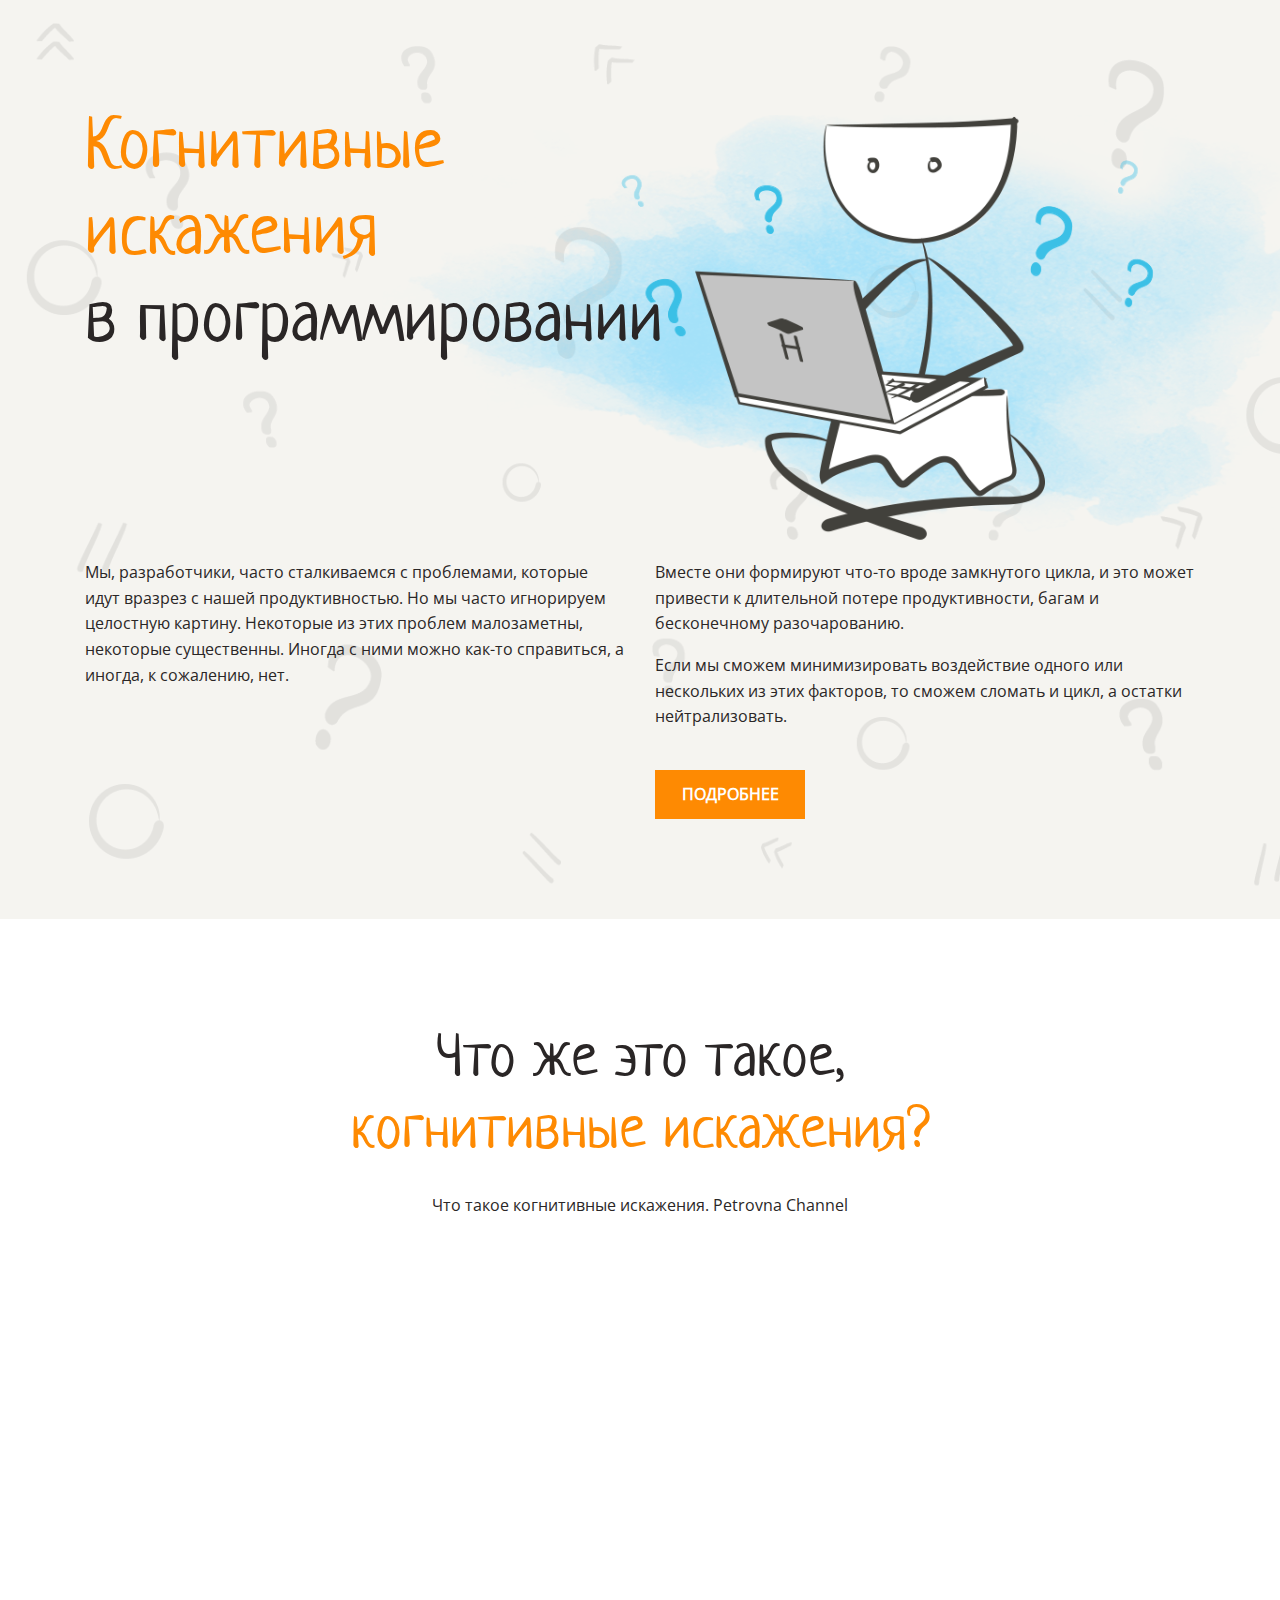
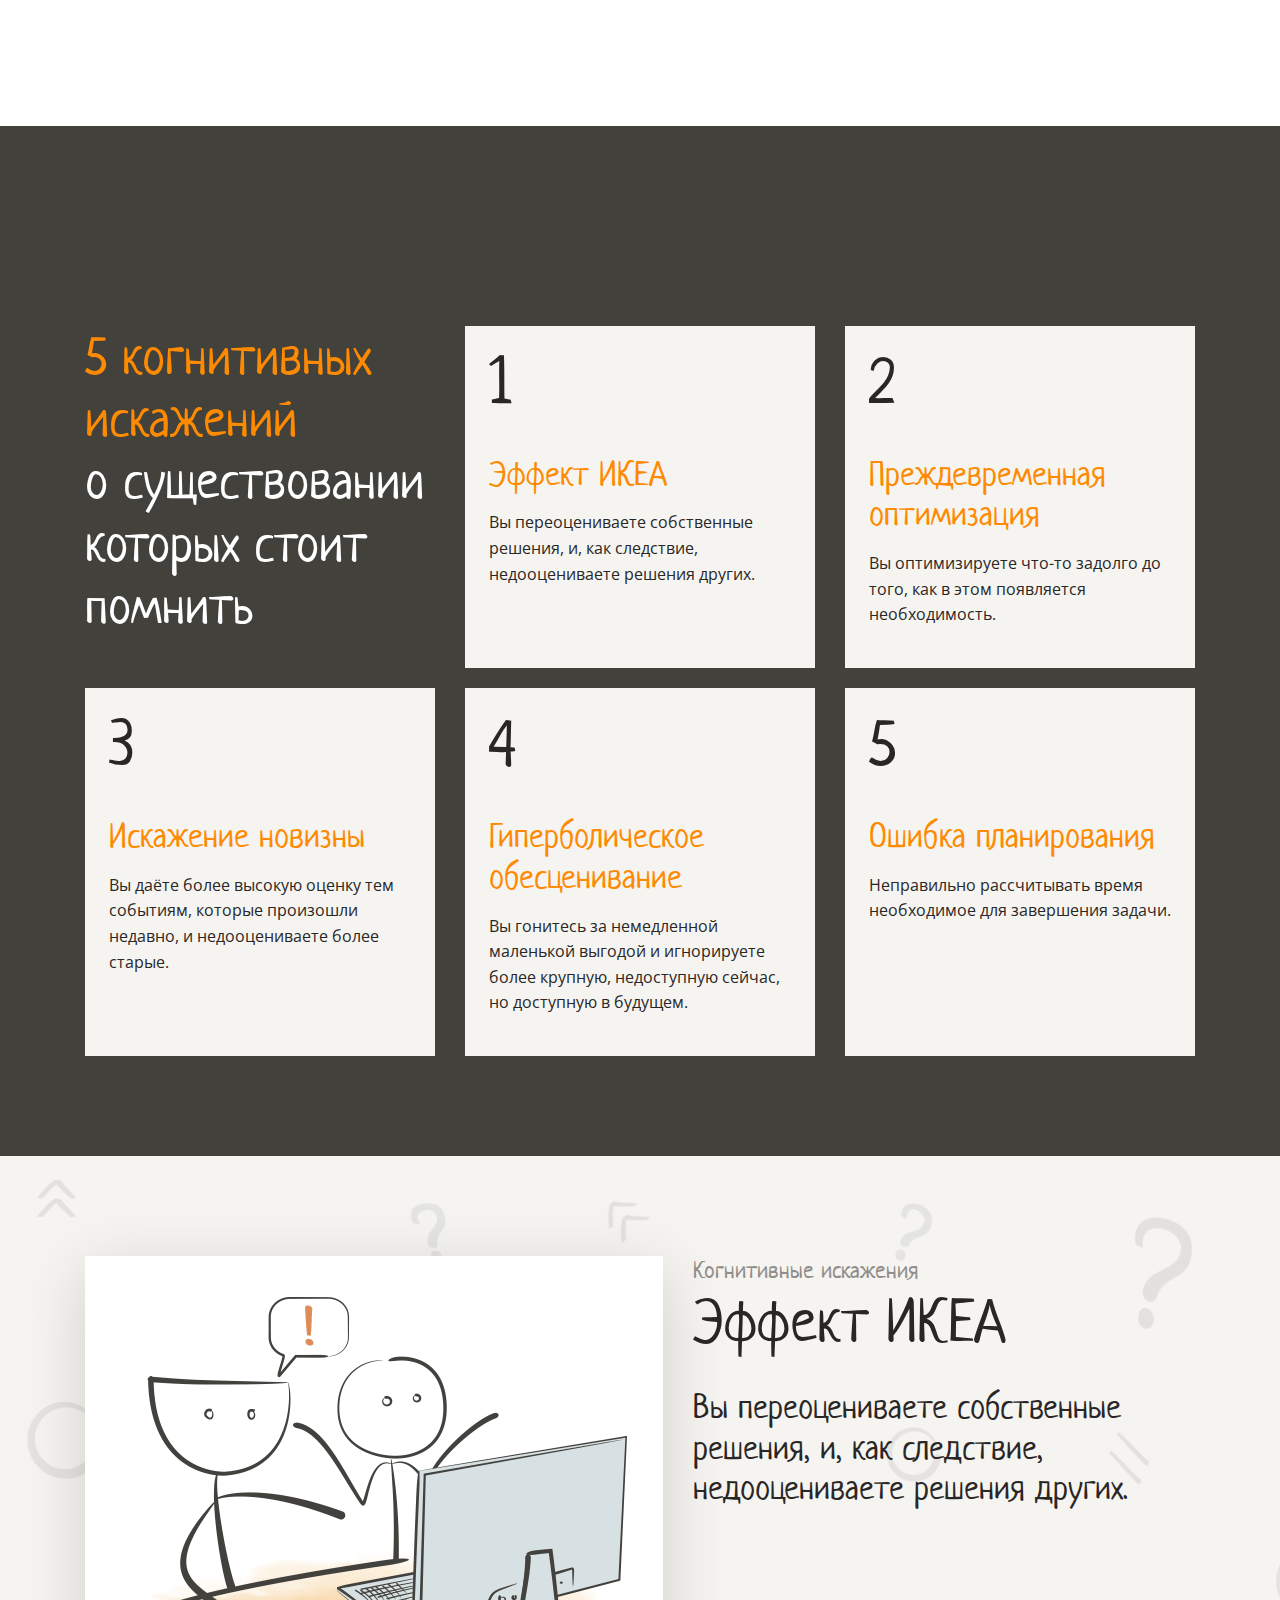
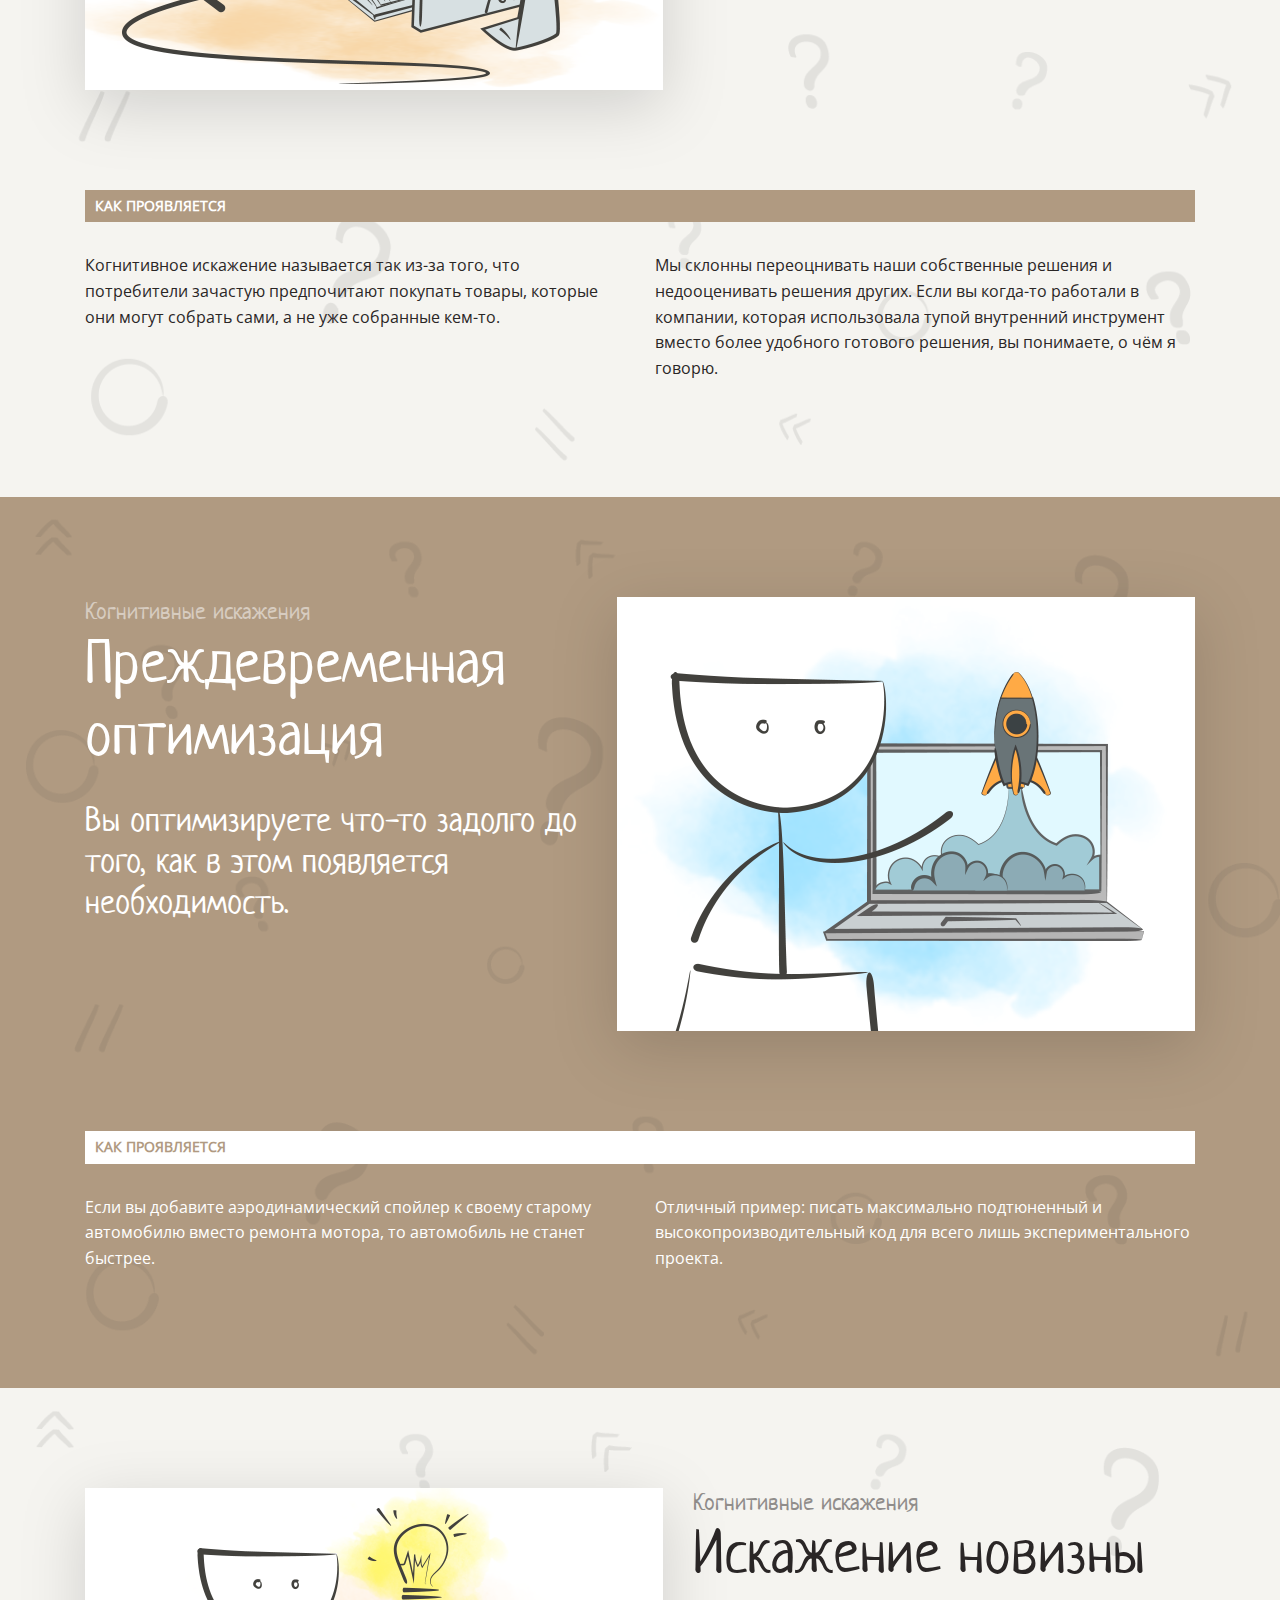
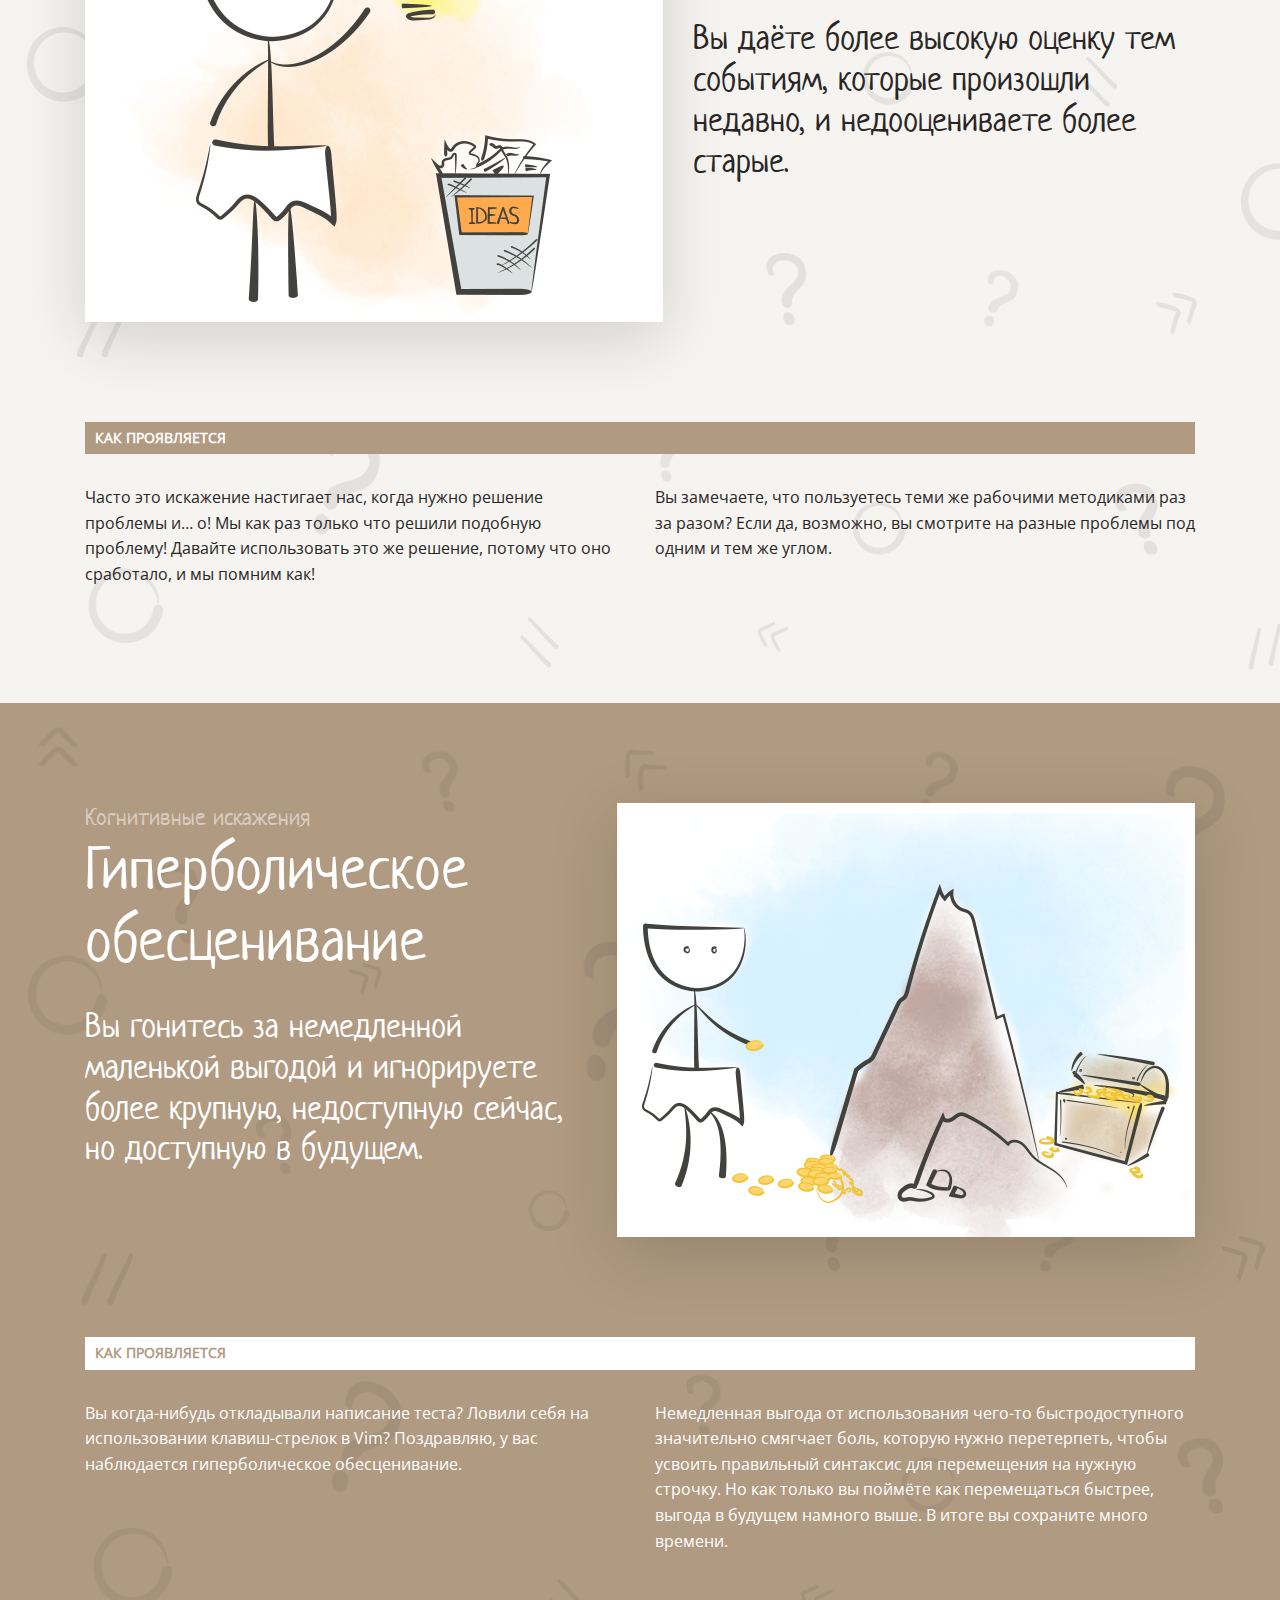
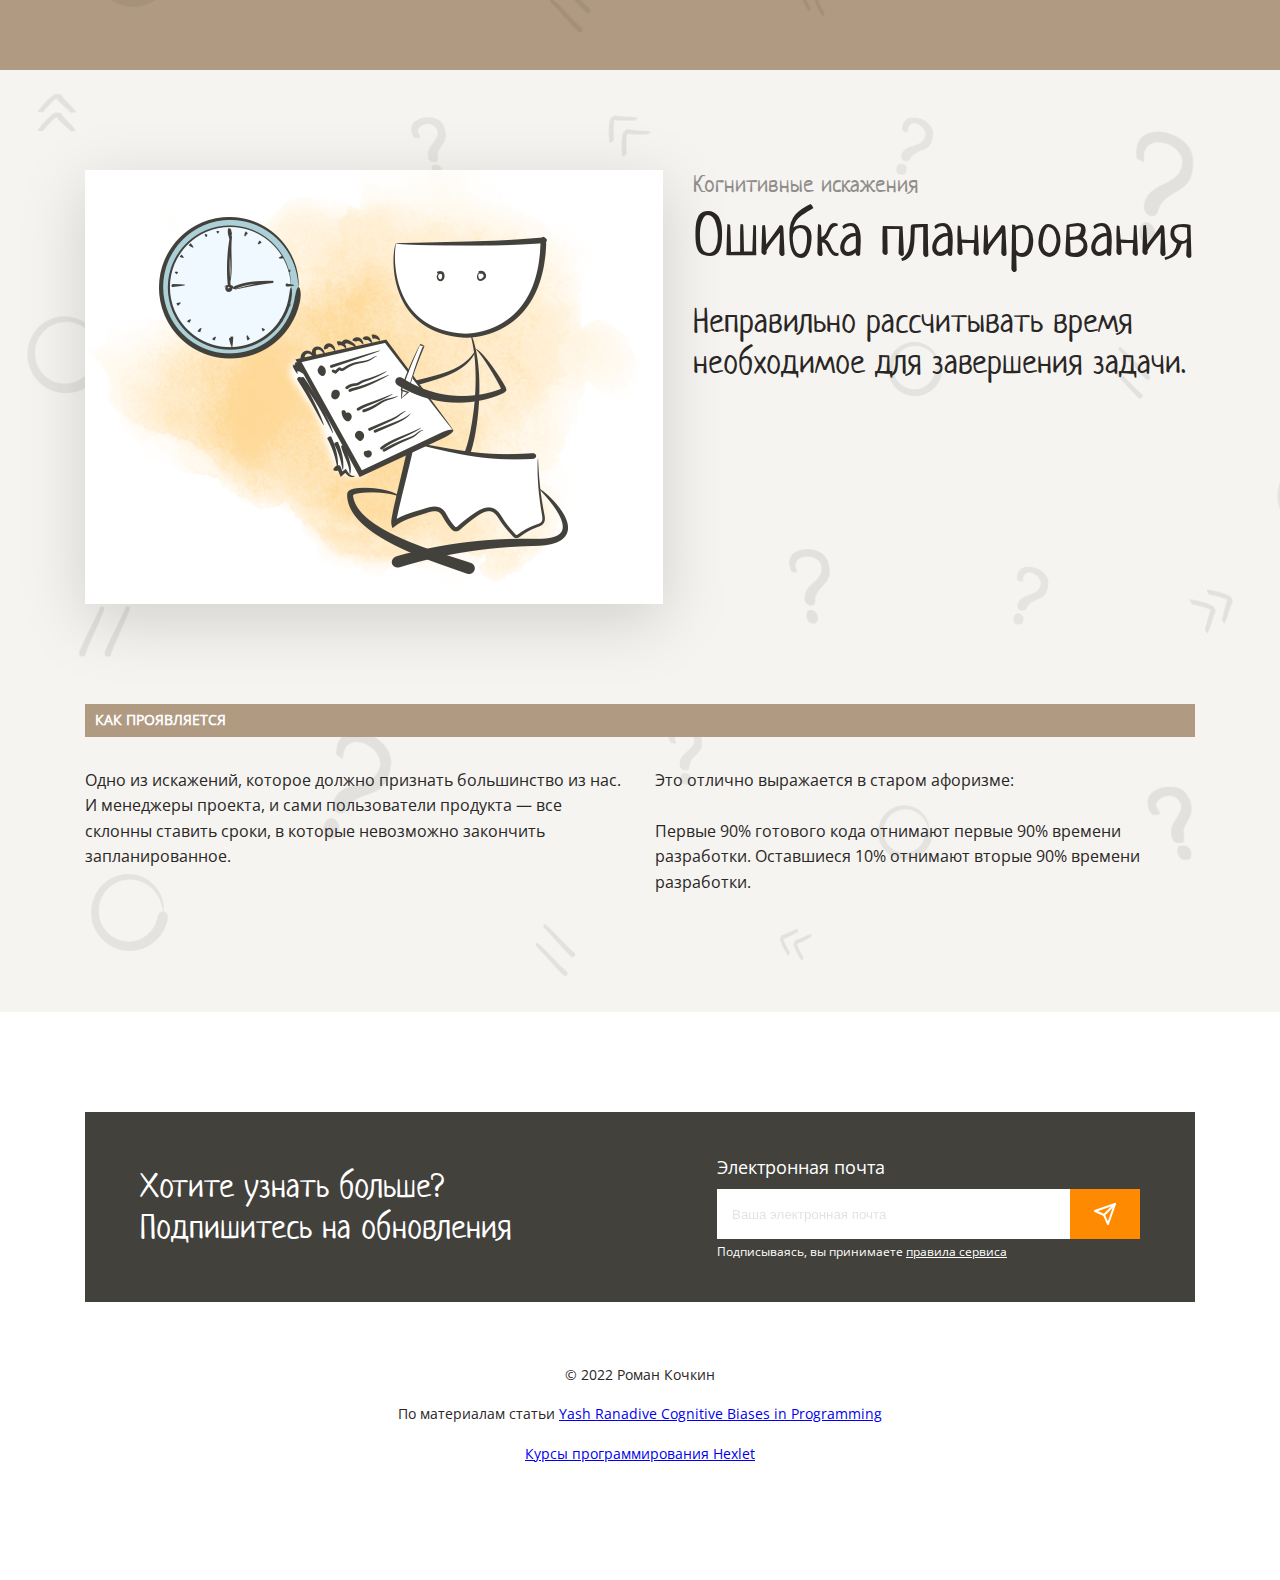
<file: src/index.html>
<!DOCTYPE html>
<html lang="ru">
<head>
    <meta charset="UTF-8">
    <meta name="viewport" content="width=device-width, initial-scale=1.0">
    <meta http-equiv="X-UA-Compatible" content="ie=edge">
    <title>Когнитивные искажения - Lifroad</title>
    <link rel="stylesheet" href="styles/style.css">
</head>
<body>
<header class="background semi-white-bg background-image">
        <div class="content">
            <div class="main-image">
                <img src="image/main.png" height="525px">
            </div>
            <h1 class="h-font lh-12 main-color">Когнитивные<br>искажения<br><span class="dark-t">в программировании</span></h1>
            <div class="text-block dark-t">
                <div class="col-1">
                    <p>Мы, разработчики, часто сталкиваемся с проблемами, которые идут вразрез с нашей продуктивностью. Но мы часто игнорируем целостную картину. Некоторые из этих проблем малозаметны, некоторые существенны. Иногда с ними можно как-то справиться, а иногда, к сожалению, нет.</p>
                </div>
                <div class="col-2">
                    <p>Вместе они формируют что-то вроде замкнутого цикла, и это может привести к длительной потере продуктивности, багам и бесконечному разочарованию.</p>
                    <p>Если мы сможем минимизировать воздействие одного или нескольких из этих факторов, то сможем сломать и цикл, а остатки нейтрализовать.</p>
                    <a class="button-detail" href="#">ПОДРОБНЕЕ</a>
                </div>         
            </div>
        </div>
</header>
<main>
    <div class="video-section">
        <div class="content">
            <h2 class="h-font lh-12 dark-t">Что же это такое,<br><span class="main-color">когнитивные искажения?</span></h2>
            <p class="title-author">Что такое когнитивные искажения. Petrovna Channel</p>
            <iframe class="shadow" width="919" height="569" src="https://www.youtube.com/embed/jie9AizBqss" frameborder="0" allowfullscreen></iframe>
        </div>
    </div>
    <section id="navigation">
        <div class="navigation">
            <div class="content">
                <div class="menu-line">
                    <div class="menu-box">
                        <h class="h-font lh-12 h-52 main-color">5 когнитивных искажений<br><span class="white-t">о существовании которых стоит помнить</span></h>
                    </div>
                    <div class="menu-box" onclick="location.href='#ikea-effect';">
                        <h1 class="h-font h-64 main-dark-t">1</h1>
                        <h3 class="h-font lh-12 main-color">Эффект ИКЕА</h3>
                        <p>Вы переоцениваете собственные решения, и, как следствие, недооцениваете решения других.</p>
                    </div>
                    <div class="menu-box" onclick="location.href='#premature-optimization';">
                        <h1 class="h-font h-64 main-dark-t">2</h1>
                        <h3 class="h-font lh-12 main-color">Преждевременная оптимизация</h3>
                        <p>Вы оптимизируете что-то задолго до того, как в этом появляется необходимость.</p>
                    </div>
                </div>
                <div class="menu-line">
                    <div class="menu-box" onclick="location.href='#distortion-of-novelty';">
                        <h1 class="h-font h-64 main-dark-t">3</h1>
                        <h3 class="h-font lh-12 main-color">Искажение новизны</h3>
                        <p>Вы даёте более высокую оценку тем событиям, которые произошли недавно, и недооцениваете более старые.</p>
                    </div>
                    <div class="menu-box" onclick="location.href='#hyperbolic-depreciation';">
                        <h1 class="h-font h-64 main-dark-t">4</h1>
                        <h3 class="h-font lh-12 main-color">Гиперболическое обесценивание</h3>
                        <p>Вы гонитесь за немедленной маленькой выгодой и игнорируете более крупную, недоступную сейчас, но доступную в будущем.</p>
                    </div>
                    <div class="menu-box" onclick="location.href='#errors-in-planning';">
                        <h1 class="h-font h-64 main-dark-t">5</h1>
                        <h3 class="h-font lh-12 main-color">Ошибка планирования</h3>
                        <p>Неправильно рассчитывать время необходимое для завершения задачи.</p>
                    </div>
                </div>
            </div>
        </div>
    </section>
    <section id="ikea-effect" class="background semi-white-bg background-image">
        <div class="content ts">
            <div class="ts-top">
                <img src="image/1.png" class="ts-top-i m-right shadow">
                <div>
                    <p class="p-24 h-font lh-12 semi-dark">Когнитивные искажения</p>
                    <h2 class="h-font lh-12 dark-t">Эффект ИКЕА</h2>
                    <p class="p-34 h-font lh-12 dark-t">Вы переоцениваете собственные решения, и, как следствие, недооцениваете решения других.</p>
                </div>
            </div>
            <p class="ts-title brown-bg white-t">КАК ПРОЯВЛЯЕТСЯ</p>
            <div class="ts-text-block dark-t">
                <div class="col-1">
                    <p>Когнитивное искажение называется так из-за того, что потребители зачастую предпочитают покупать товары, которые они могут собрать сами, а не уже собранные кем-то.</p>
                </div>
                <div class="col-2">
                    <p>Мы склонны переоцнивать наши собственные решения и недооценивать решения других. Если вы когда-то работали в компании, которая использовала тупой внутренний инструмент вместо более удобного готового решения, вы понимаете, о чём я говорю.</p>
                </div>         
            </div>
        </div>
    </section>
    <section id="premature-optimization" class="background brown-bg background-image">
        <div class="content ts">
            <div class="ts-top">
                <div>
                    <p class="p-24 h-font lh-12 transparent-t">Когнитивные искажения</p>
                    <h2 class="h-font lh-12 white-t">Преждевременная оптимизация</h2>
                    <p class="p-34 h-font lh-12 white-t">Вы оптимизируете что-то задолго до того, как в этом появляется необходимость.</p>
                </div>
                <img src="image/2.png" class="ts-top-i m-left shadow">
            </div>
            <p class="ts-title white-bg brown-t">КАК ПРОЯВЛЯЕТСЯ</p>
            <div class="ts-text-block white-t">
                <div class="col-1">
                    <p>Если вы добавите аэродинамический спойлер к своему старому автомобилю вместо ремонта мотора, то автомобиль не станет быстрее.</p>
                </div>
                <div class="col-2">
                    <p>Отличный пример: писать максимально подтюненный и высокопроизводительный код для всего лишь экспериментального проекта.</p>
                </div>         
            </div>
        </div>
    </section>
    <section id="distortion-of-novelty" class="background semi-white-bg background-image">
        <div class="content ts">
            <div class="ts-top">
                <img src="image/3.png" class="ts-top-i m-right shadow">
                <div>
                    <p class="p-24 h-font lh-12 semi-dark">Когнитивные искажения</p>
                    <h2 class="h-font lh-12 dark-t">Искажение новизны</h2>
                    <p class="p-34 h-font lh-12 dark-t">Вы даёте более высокую оценку тем событиям, которые произошли недавно, и недооцениваете более старые.</p>
                </div>
            </div>
            <p class="ts-title brown-bg white-t">КАК ПРОЯВЛЯЕТСЯ</p>
            <div class="ts-text-block dark-t">
                <div class="col-1">
                    <p>Часто это искажение настигает нас, когда нужно решение проблемы и… о! Мы как раз только что решили подобную проблему! Давайте использовать это же решение, потому что оно сработало, и мы помним как!</p>
                </div>
                <div class="col-2">
                    <p>Вы замечаете, что пользуетесь теми же рабочими методиками раз за разом? Если да, возможно, вы смотрите на разные проблемы под одним и тем же углом.</p>
                </div>         
            </div>
        </div>
    </section>
    <section id="hyperbolic-depreciation" class="background brown-bg background-image">
        <div class="content ts">
            <div class="ts-top">
                <div>
                    <p class="p-24 h-font lh-12 transparent-t">Когнитивные искажения</p>
                    <h2 class="h-font lh-12 white-t">Гиперболическое обесценивание</h2>
                    <p class="p-34 h-font lh-12 white-t">Вы гонитесь за немедленной маленькой выгодой и игнорируете более крупную, недоступную сейчас, но доступную в будущем.</p>
                </div>
                <img src="image/4.png" class="ts-top-i m-left shadow">
            </div>
            <p class="ts-title white-bg brown-t">КАК ПРОЯВЛЯЕТСЯ</p>
            <div class="ts-text-block white-t">
                <div class="col-1">
                    <p>Вы когда-нибудь откладывали написание теста? Ловили себя на использовании клавиш-стрелок в Vim? Поздравляю, у вас наблюдается гиперболическое обесценивание.</p>
                </div>
                <div class="col-2">
                    <p>Немедленная выгода от использования чего-то быстродоступного значительно смягчает боль, которую нужно перетерпеть, чтобы усвоить правильный синтаксис для перемещения на нужную строчку. Но как только вы поймёте как перемещаться быстрее, выгода в будущем намного выше. В итоге вы сохраните много времени.</p>
                </div>         
            </div>
        </div>
    </section>
    <section id="errors-in-planning" class="background semi-white-bg background-image">
        <div class="content ts">
            <div class="ts-top">
                <img src="image/5.png" class="ts-top-i m-right shadow">
                <div>
                    <p class="p-24 h-font lh-12 semi-dark">Когнитивные искажения</p>
                    <h2 class="h-font lh-12 dark-t">Ошибка планирования</h2>
                    <p class="p-34 h-font lh-12 dark-t">Неправильно рассчитывать время необходимое для завершения задачи.</p>
                </div>
            </div>
            <p class="ts-title brown-bg white-t">КАК ПРОЯВЛЯЕТСЯ</p>
            <div class="ts-text-block dark-t">
                <div class="col-1">
                    <p>Одно из искажений, которое должно признать большинство из нас. И менеджеры проекта, и сами пользователи продукта — все склонны ставить сроки, в которые невозможно закончить запланированное.</p>
                </div>
                <div class="col-2">
                    <p>Это отлично выражается в старом афоризме:<br><br>Первые 90% готового кода отнимают первые 90% времени разработки. Оставшиеся 10% отнимают вторые 90% времени разработки.</p>
                </div>         
            </div>
        </div>
    </section>
</main>
<footer>
    <div class="content">
        <div class="footer-box">
            <h3 class="h-font lh-12 white-t">Хотите узнать больше?<br>Подпишитесь на обновления</h3>
            <div>
                <p class="p-18 white-t">Электронная почта</p>
                <form>
                    <input type="email" class="input-text" placeholder="Ваша электронная почта"></form>
                </form>
                <p class="p-12 white-t">Подписываясь, вы принимаете <a href="#" class="white-t">правила сервиса</a></p>
                <a class="send-button"></a>
            </div>
        </div>
        <div class="contact-form">
            <p>© 2022 Роман Кочкин</p>
            <p>По материалам статьи <a href="https://medium.com/hackernoon/cognitive-biases-in-programming-5e937707c27b">Yash Ranadive Cognitive Biases in Programming</a></p>
            <p><a href="https://ru.hexlet.io/?roistat_visit=1603128">Курсы программирования Hexlet</a></p>
        </div>
    </div>
</footer>
</body>
</html>
</file>
<file: src/styles/style.css>
/** COLOR SET **/

:root {
  --white: #fff;
  --semi-white: #f5f4f0;
  --transparent: #d7ccc0;
  --main-color: #fe8a02;
  --main-dark: #42413c;
  --dark: #2a2626;
  --semi-dark: #908d8b;
  --brown: #b09a81;
  --blue: #1085c5;
}

::placeholder {
  color: #757575;

  opacity: 0.2;
}

.white-bg {
  background-color: var(--white);
}

.white-t {
  color: var(--white);
}

.semi-white-bg {
  background-color: var(--semi-white);
}

.semi-white-t {
  color: var(--semi-white);
}

.main-dark {
  color: var(--main-dark);
}

.dark-t {
  color: var(--dark);
}

.semi-dark {
  color: var(--semi-dark);
}

.main-color {
  color: var(--main-color);
}

.brown-bg {
  background-color: var(--brown);
}

.brown-t {
  color: var(--brown);
}

.transparent-t {
  color: var(--transparent);
}

/** FONTS **/

@font-face {
  font-family: "Open Sans";
  src: url("../fonts/OpenSans-Regular.ttf");
}

@font-face {
  font-family: "Neucha Regular";
  src: url("../fonts/Neucha-Regular.ttf");
}

/** MAIN STYLE **/

body {
  margin: 0;

  color: var(--dark);

  font-size: 16px;
  font-family: "Open Sans", sans-serif;
  line-height: 1.6em;
}

.center {
  text-align: center;
}

.h-font {
  font-family: "Neucha Regular", sans-serif;
}

.lh-12 {
  line-height: 1.2em;
}

h1 {
  font-size: 72px;
}

h2 {
  font-size: 60px;
}

h3 {
  font-size: 34px;
}

h1,
h2,
h3 {
  margin: 0;

  font-weight: normal;
}

.title-author {
  margin: 0;
  padding: 30px 0;
}

.h-52 {
  font-size: 52px;
}

.h-64 {
  padding-bottom: 40px;

  font-size: 64px;
  line-height: 1em;
}

.background {
  position: relative;

  top: 0;
  left: 0;

  z-index: 0;

  width: 100%;
  height: 100%;
}

header {
  width: 100%;

  overflow: hidden;
}

.background::before {
  position: absolute;
  top: 0;
  left: 0;

  z-index: -3;

  width: 100%;
  height: 100%;

  content: "";

  overflow: hidden;

  background-image: url("../image/background.png");
  background-repeat: no-repeat;
  background-size: cover;

  opacity: 0.1;
}

.content {
  position: relative;

  width: 1110px;

  margin: 100px auto;
}

.main-image {
  position: absolute;

  top: -45px;
  right: -270px;

  z-index: -1;

  height: 525px;
}

.text-block {
  display: flex;
  margin-top: 185px;
}

.col-1 {
  width: 50%;
  margin-right: 30px;
}

.col-2 {
  width: 50%;
}

.button-detail {
  display: block;

  width: 102px;

  margin-top: 40px;
  padding: 12px 24px;

  color: #fff;
  font-weight: bold;
  text-align: center;
  text-decoration: none;

  background-color: var(--main-color);
}

.button-detail:hover {
  background-color: #ea7600;
}

/* Секция с видео */

.video-section {
  margin-bottom: -200px;

  text-align: center;
}

.shadow {
  filter: drop-shadow(0 16px 32px rgba(0 0 0 / 15%));
}

/* Секция с меню */

.navigation {
  padding-top: 100px;
  padding-bottom: 0.1px;

  text-align: left;

  background-color: var(--main-dark);
}

.menu-line {
  display: flex;
  align-items: stretch;
  justify-content: center;

  margin-bottom: 20px;
}

.menu-box {
  width: 326px;

  margin-right: 30px;
  padding: 24px;

  background-color: var(--semi-white);

  cursor: pointer;
}

.menu-box:nth-child(3n) {
  margin-right: 0;
}

.menu-box:hover {
  display: block;

  color: #fff;

  background-color: var(--main-color);
}

.menu-line:first-child > .menu-box:first-child {
  width: 378px;

  padding: 0;

  vertical-align: top;

  background-color: var(--main-dark);

  cursor: auto;
}

.menu-line:first-child > .menu-box:not(:first-child):hover {
  color: #fff;

  background-color: var(--main-color);
}

.menu-box:hover > h1 {
  color: #fff;
}

.menu-box:hover > h3 {
  color: #fff;
}

/* Стандартные секции */

.p-24 {
  margin: 0;

  font-size: 24px;
}

.p-34 {
  margin: 0;
  padding-top: 30px;

  font-size: 34px;
}

.ts {
  margin: 0 auto;
  padding: 100px 0;
}

.ts-top {
  display: flex;
  justify-content: space-between;
}

.ts-top-i {
  width: 578px;
}

.m-left {
  margin-left: 30px;
}

.m-right {
  margin-right: 30px;
}

.ts-title {
  display: block;

  width: 1100px;

  margin: 100px 0 15px;
  padding: 5px 0 5px 10px;

  font-weight: bold;
  font-size: 14px;
  line-height: 1.6;
}

.ts-text-block {
  display: flex;
}

/* Footer сайта */

footer {
  display: flex;
  justify-content: center;
}

.footer-box {
  display: flex;
  align-items: center;
  justify-content: space-between;

  width: 1000px;
  height: 190px;

  padding: 0 55px;

  background-color: var(--main-dark);
}

.input-text {
  width: 393px;
  height: 20px;

  margin: 0;
  padding: 15px;

  border: none;

  outline: none;
}

.p-18 {
  margin-bottom: 9px;

  font-size: 18px;
}

.p-12 {
  margin-top: 0;

  font-size: 12px;
}

.send-button {
  position: absolute;
  top: 77px;
  right: 55px;

  display: inline-block;

  width: 70px;
  height: 50px;

  margin: 0;

  background-color: var(--main-color);

  cursor: pointer;
}

.send-button::before {
  position: relative;
  top: 13px;
  left: 23px;

  content: url("../image/send.svg");
}

.send-button:hover {
  background-color: #ea7600;
}

.contact-form {
  margin-top: 60px;

  font-size: 14px;

  text-align: center;
}
</file>
